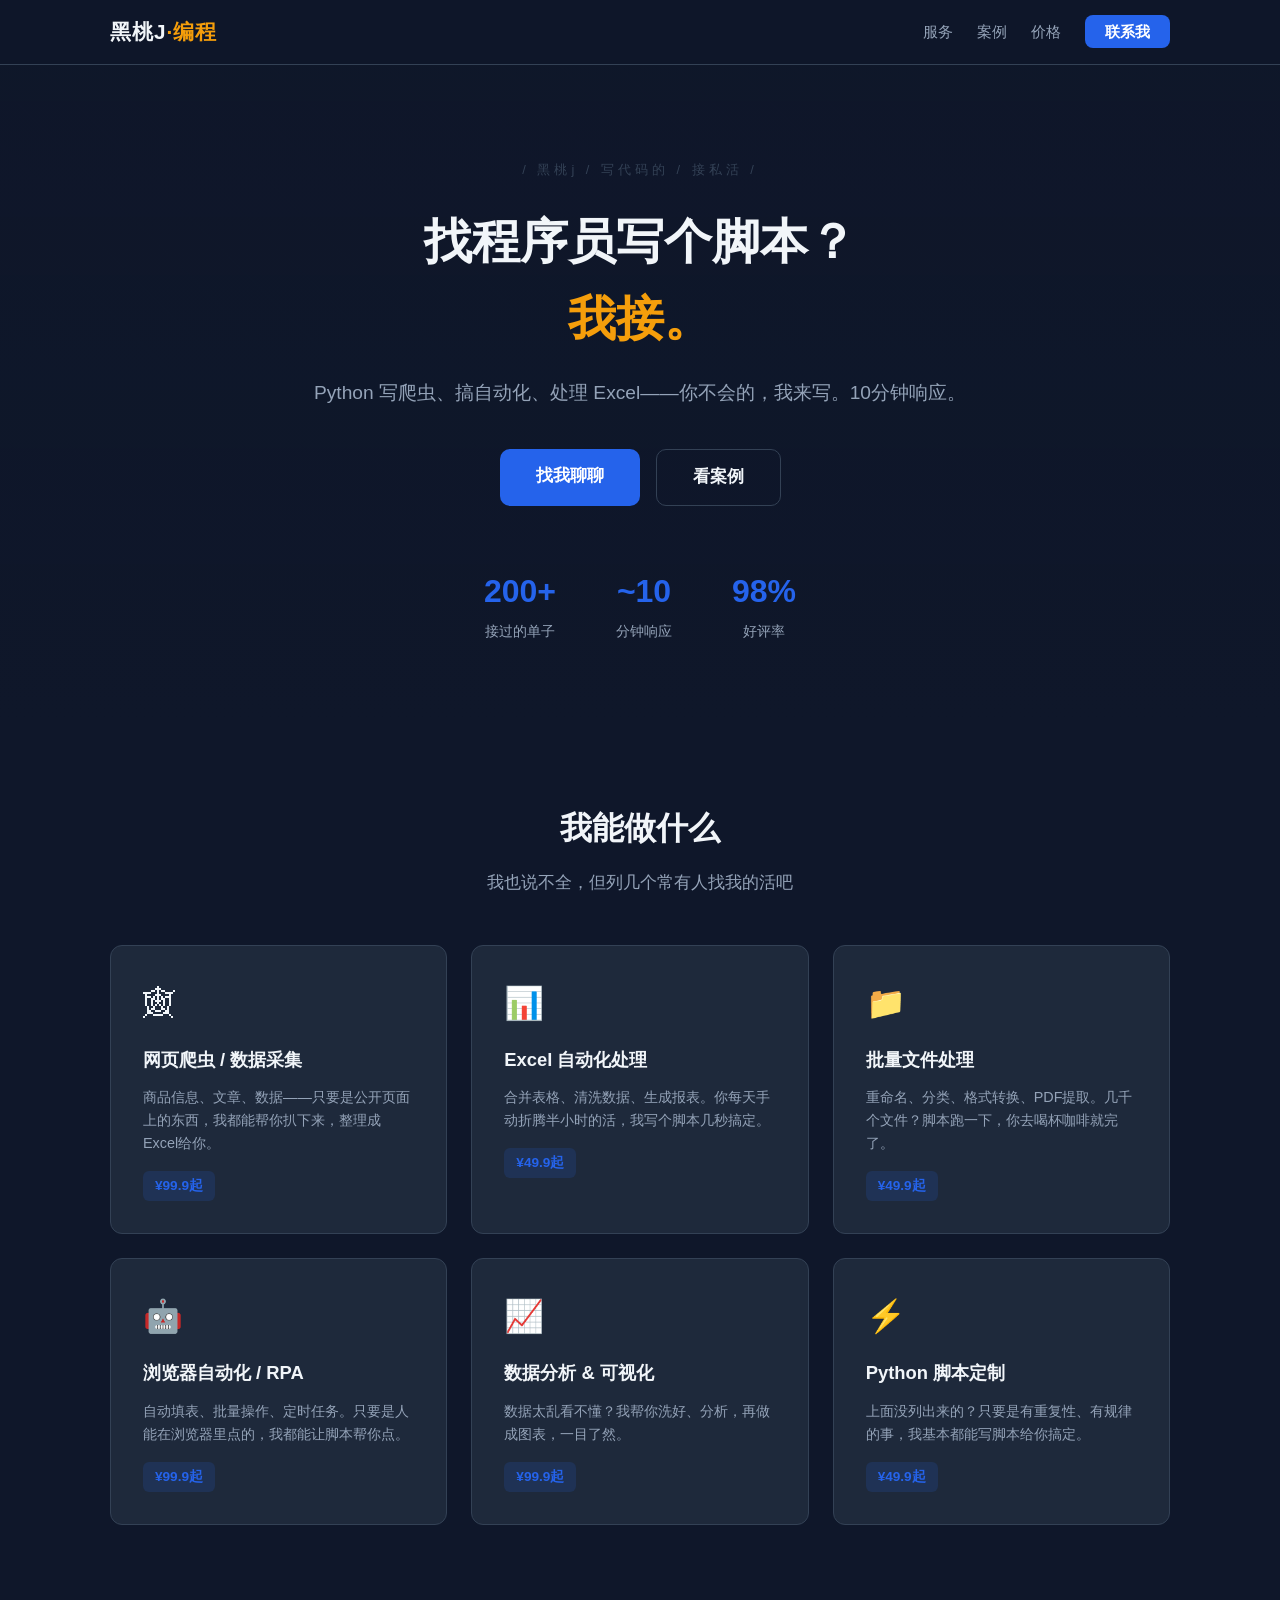
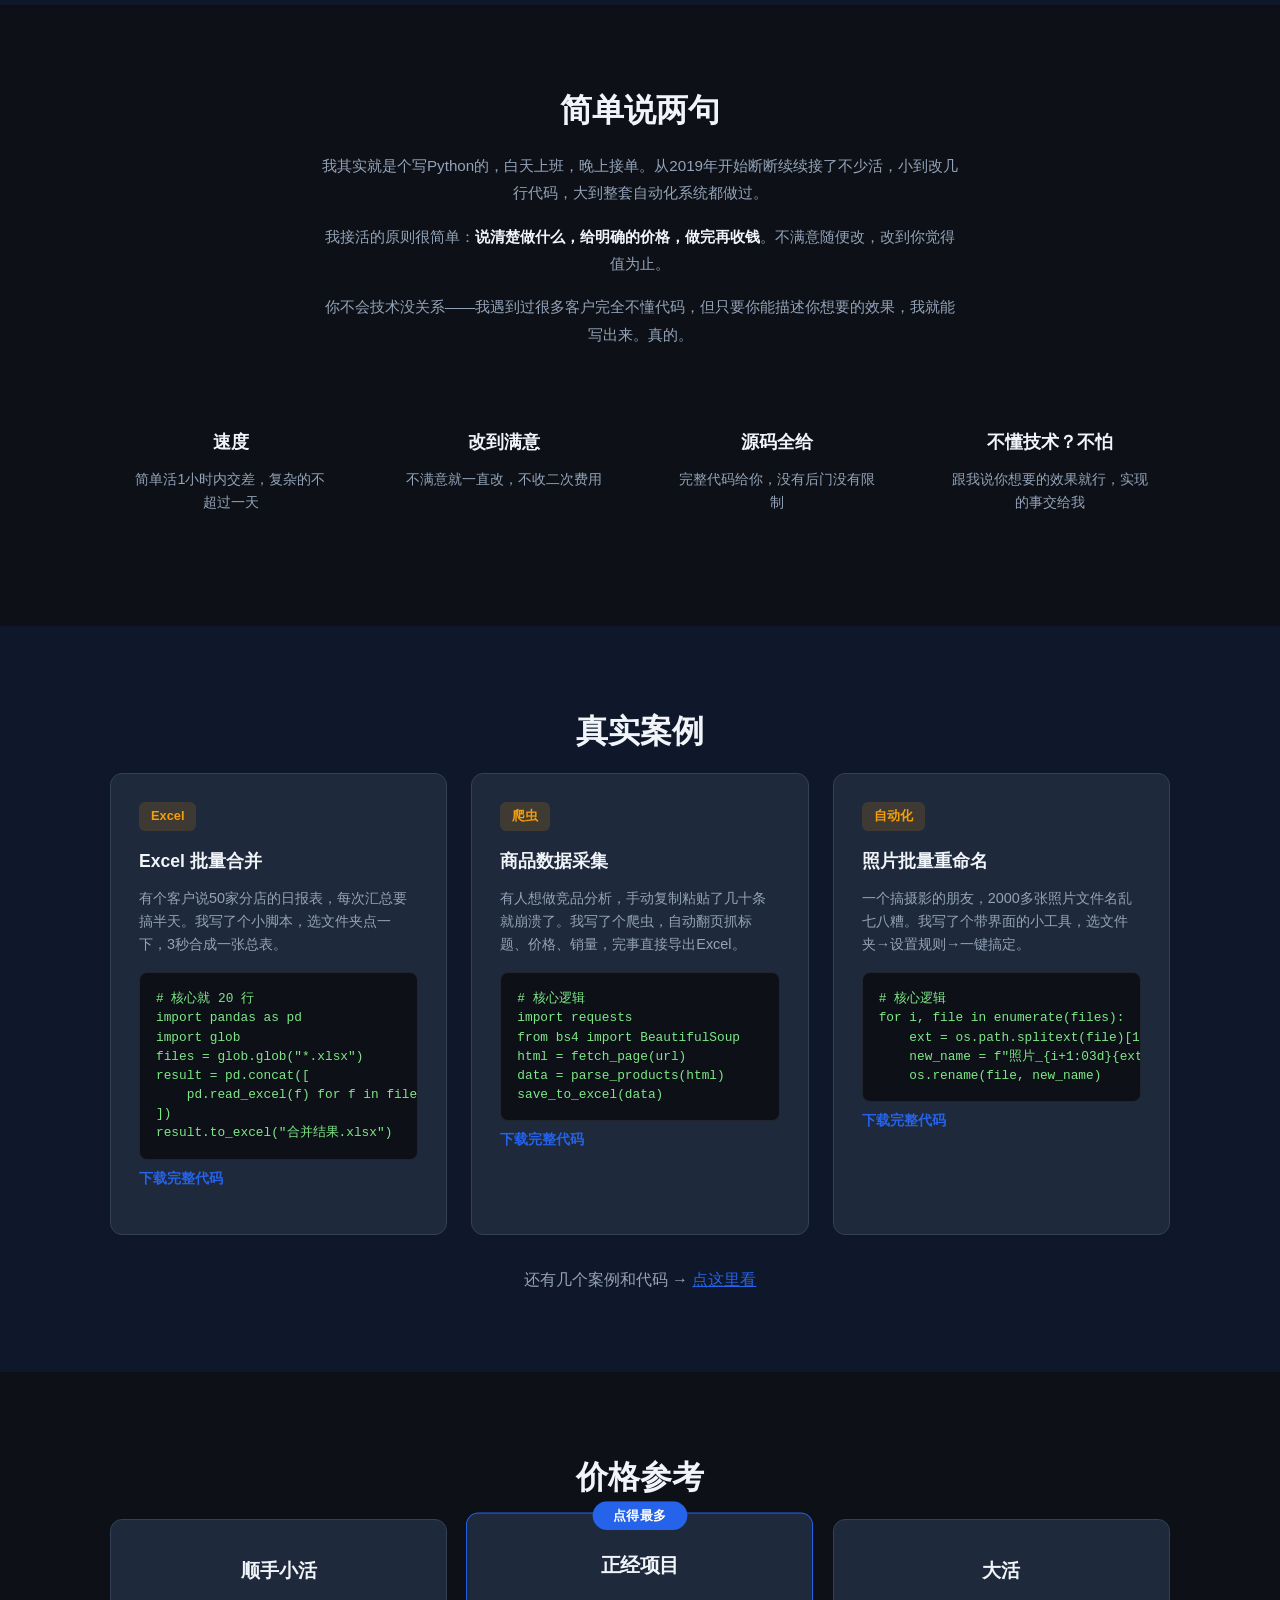
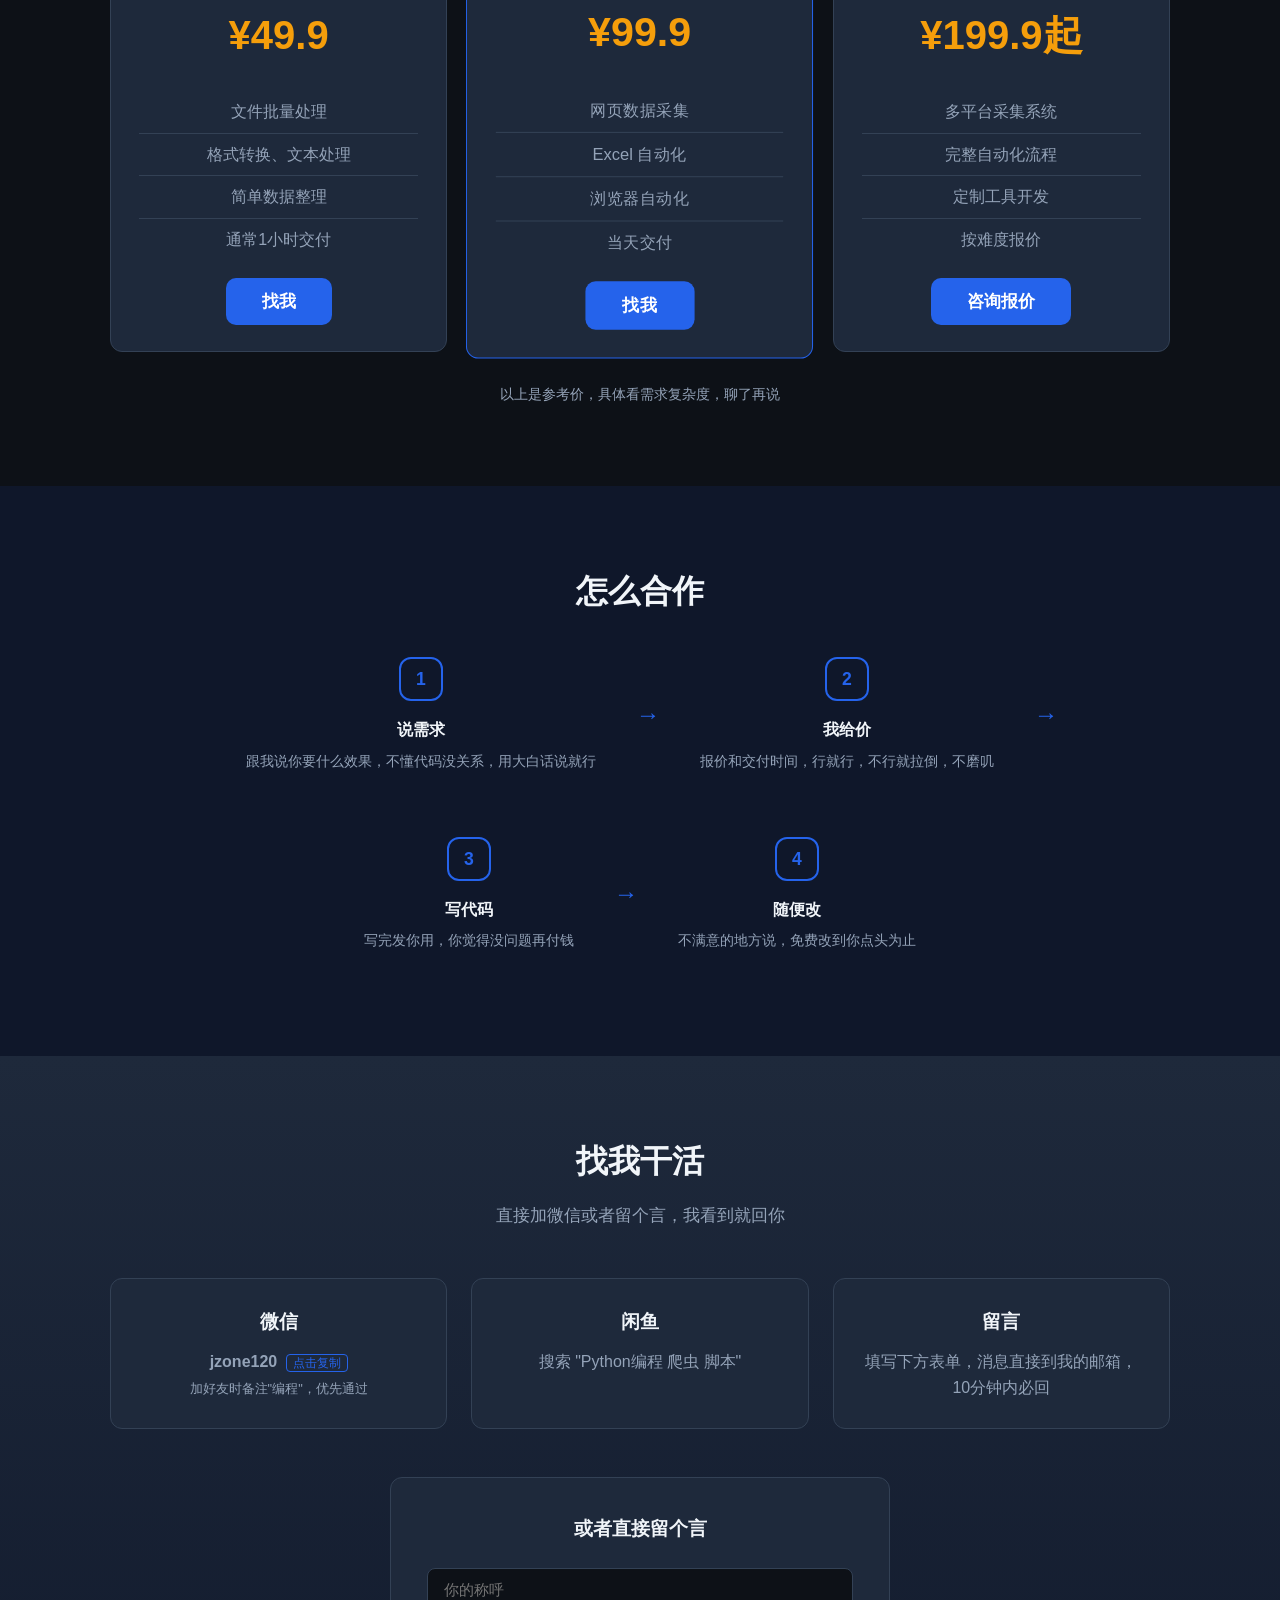
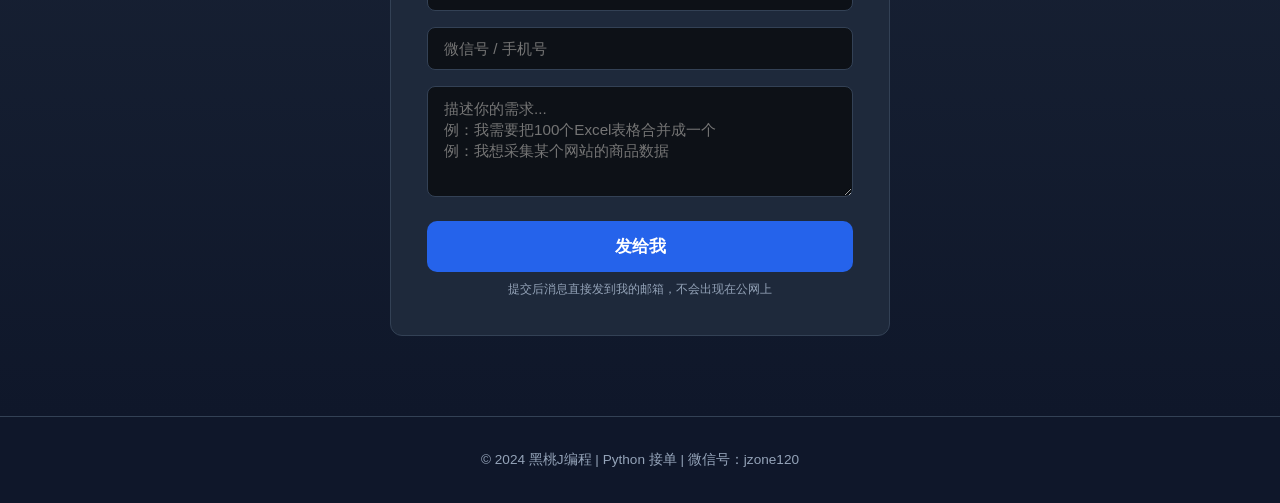
<file: index.html>
<!DOCTYPE html>
<html lang="zh-CN">
<head>
    <meta charset="UTF-8">
    <meta name="viewport" content="width=device-width, initial-scale=1.0">
    <title>黑桃J编程 - Python/爬虫/自动化/Excel处理</title>
    <meta name="description" content="接Python私活：网页爬虫、Excel自动化、批量文件处理。我是黑桃J，一个接单的程序员，10分钟响应。">
    <meta name="keywords" content="Python编程,网页爬虫,Excel自动化,数据处理,脚本定制,程序员接单">
    <meta property="og:title" content="黑桃J编程 - 接Python私活">
    <meta property="og:description" content="Python脚本·网页爬虫·自动化工具·10分钟响应">
    <meta property="og:url" content="https://onecorner.github.io/htj/">
    <meta property="og:type" content="website">
    <link rel="canonical" href="https://onecorner.github.io/htj/">
    <link rel="icon" type="image/svg+xml" href="favicon.svg">
    <link rel="stylesheet" href="css/style.css">
    <script type="application/ld+json">
    {
      "@context": "https://schema.org",
      "@type": "ProfessionalService",
      "name": "黑桃J编程",
      "description": "专业Python编程服务：网页爬虫、Excel自动化、批量文件处理、数据分析、脚本定制",
      "url": "https://onecorner.github.io/htj/",
      "priceRange": "¥49.9-¥199.9",
      "areaServed": "CN",
      "availableChannel": {
        "@type": "ServiceChannel",
        "availableLanguage": ["zh-CN", "en"]
      }
    }
    </script>
</head>
<body>
    <nav class="navbar">
        <div class="container">
            <a href="#" class="logo">黑桃J<span class="accent">·编程</span></a>
            <ul class="nav-links">
                <li><a href="#services">服务</a></li>
                <li><a href="#samples">案例</a></li>
                <li><a href="#pricing">价格</a></li>
                <li><a href="#contact" class="btn-nav">联系我</a></li>
            </ul>
        </div>
    </nav>

    <header class="hero">
        <div class="container">
            <p class="hero-tagline">/ 黑桃J / 写代码的 / 接私活 /</p>
            <h1>找程序员写个脚本？<br><span class="accent">我接。</span></h1>
            <p class="hero-sub">Python 写爬虫、搞自动化、处理 Excel——你不会的，我来写。10分钟响应。</p>
            <div class="hero-cta">
                <a href="#contact" class="btn-primary">找我聊聊</a>
                <a href="#samples" class="btn-secondary">看案例</a>
            </div>
            <div class="hero-stats">
                <div class="stat"><span class="num">200+</span><span class="label">接过的单子</span></div>
                <div class="stat"><span class="num">~10</span><span class="label">分钟响应</span></div>
                <div class="stat"><span class="num">98%</span><span class="label">好评率</span></div>
            </div>
        </div>
    </header>

    <section id="services" class="section">
        <div class="container">
            <h2 class="section-title">我能做什么</h2>
            <p class="section-desc">我也说不全，但列几个常有人找我的活吧</p>
            <div class="services-grid">
                <div class="service-card">
                    <div class="service-icon">🕸</div>
                    <h3>网页爬虫 / 数据采集</h3>
                    <p>商品信息、文章、数据——只要是公开页面上的东西，我都能帮你扒下来，整理成Excel给你。</p>
                    <span class="price-tag">¥99.9起</span>
                </div>
                <div class="service-card">
                    <div class="service-icon">📊</div>
                    <h3>Excel 自动化处理</h3>
                    <p>合并表格、清洗数据、生成报表。你每天手动折腾半小时的活，我写个脚本几秒搞定。</p>
                    <span class="price-tag">¥49.9起</span>
                </div>
                <div class="service-card">
                    <div class="service-icon">📁</div>
                    <h3>批量文件处理</h3>
                    <p>重命名、分类、格式转换、PDF提取。几千个文件？脚本跑一下，你去喝杯咖啡就完了。</p>
                    <span class="price-tag">¥49.9起</span>
                </div>
                <div class="service-card">
                    <div class="service-icon">🤖</div>
                    <h3>浏览器自动化 / RPA</h3>
                    <p>自动填表、批量操作、定时任务。只要是人能在浏览器里点的，我都能让脚本帮你点。</p>
                    <span class="price-tag">¥99.9起</span>
                </div>
                <div class="service-card">
                    <div class="service-icon">📈</div>
                    <h3>数据分析 & 可视化</h3>
                    <p>数据太乱看不懂？我帮你洗好、分析，再做成图表，一目了然。</p>
                    <span class="price-tag">¥99.9起</span>
                </div>
                <div class="service-card">
                    <div class="service-icon">⚡</div>
                    <h3>Python 脚本定制</h3>
                    <p>上面没列出来的？只要是有重复性、有规律的事，我基本都能写脚本给你搞定。</p>
                    <span class="price-tag">¥49.9起</span>
                </div>
            </div>
        </div>
    </section>

    <section class="section section-dark">
        <div class="container">
            <h2 class="section-title">简单说两句</h2>
            <div class="about-text">
                <p>我其实就是个写Python的，白天上班，晚上接单。从2019年开始断断续续接了不少活，小到改几行代码，大到整套自动化系统都做过。</p>
                <p>我接活的原则很简单：<strong>说清楚做什么，给明确的价格，做完再收钱</strong>。不满意随便改，改到你觉得值为止。</p>
                <p>你不会技术没关系——我遇到过很多客户完全不懂代码，但只要你能描述你想要的效果，我就能写出来。真的。</p>
            </div>
            <div class="benefits-grid">
                <div class="benefit">
                    <h3>速度</h3>
                    <p>简单活1小时内交差，复杂的不超过一天</p>
                </div>
                <div class="benefit">
                    <h3>改到满意</h3>
                    <p>不满意就一直改，不收二次费用</p>
                </div>
                <div class="benefit">
                    <h3>源码全给</h3>
                    <p>完整代码给你，没有后门没有限制</p>
                </div>
                <div class="benefit">
                    <h3>不懂技术？不怕</h3>
                    <p>跟我说你想要的效果就行，实现的事交给我</p>
                </div>
            </div>
        </div>
    </section>

    <section id="samples" class="section">
        <div class="container">
            <h2 class="section-title">真实案例</h2>
            <div class="samples-grid">
                <div class="sample-card">
                    <div class="sample-header">
                        <span class="sample-tag">Excel</span>
                    </div>
                    <h3>Excel 批量合并</h3>
                    <p>有个客户说50家分店的日报表，每次汇总要搞半天。我写了个小脚本，选文件夹点一下，3秒合成一张总表。</p>
                    <pre><code># 核心就 20 行
import pandas as pd
import glob
files = glob.glob("*.xlsx")
result = pd.concat([
    pd.read_excel(f) for f in files
])
result.to_excel("合并结果.xlsx")</code></pre>
                    <p><a href="downloads/01-excel批量合并工具.py" download class="sample-download">下载完整代码</a></p>
                </div>
                <div class="sample-card">
                    <div class="sample-header">
                        <span class="sample-tag">爬虫</span>
                    </div>
                    <h3>商品数据采集</h3>
                    <p>有人想做竞品分析，手动复制粘贴了几十条就崩溃了。我写了个爬虫，自动翻页抓标题、价格、销量，完事直接导出Excel。</p>
                    <pre><code># 核心逻辑
import requests
from bs4 import BeautifulSoup
html = fetch_page(url)
data = parse_products(html)
save_to_excel(data)</code></pre>
                    <p><a href="downloads/02-网页数据采集器.py" download class="sample-download">下载完整代码</a></p>
                </div>
                <div class="sample-card">
                    <div class="sample-header">
                        <span class="sample-tag">自动化</span>
                    </div>
                    <h3>照片批量重命名</h3>
                    <p>一个搞摄影的朋友，2000多张照片文件名乱七八糟。我写了个带界面的小工具，选文件夹→设置规则→一键搞定。</p>
                    <pre><code># 核心逻辑
for i, file in enumerate(files):
    ext = os.path.splitext(file)[1]
    new_name = f"照片_{i+1:03d}{ext}"
    os.rename(file, new_name)</code></pre>
                    <p><a href="downloads/03-批量文件重命名工具.py" download class="sample-download">下载完整代码</a></p>
                </div>
            </div>
            <div class="samples-more">
                <p>还有几个案例和代码 → <a href="samples/" target="_blank">点这里看</a></p>
            </div>
        </div>
    </section>

    <section id="pricing" class="section section-dark">
        <div class="container">
            <h2 class="section-title">价格参考</h2>
            <div class="pricing-grid">
                <div class="pricing-card">
                    <h3>顺手小活</h3>
                    <div class="price">¥49.9</div>
                    <ul>
                        <li>文件批量处理</li>
                        <li>格式转换、文本处理</li>
                        <li>简单数据整理</li>
                        <li>通常1小时交付</li>
                    </ul>
                    <a href="#contact" class="btn-primary">找我</a>
                </div>
                <div class="pricing-card featured">
                    <div class="popular">点得最多</div>
                    <h3>正经项目</h3>
                    <div class="price">¥99.9</div>
                    <ul>
                        <li>网页数据采集</li>
                        <li>Excel 自动化</li>
                        <li>浏览器自动化</li>
                        <li>当天交付</li>
                    </ul>
                    <a href="#contact" class="btn-primary">找我</a>
                </div>
                <div class="pricing-card">
                    <h3>大活</h3>
                    <div class="price">¥199.9起</div>
                    <ul>
                        <li>多平台采集系统</li>
                        <li>完整自动化流程</li>
                        <li>定制工具开发</li>
                        <li>按难度报价</li>
                    </ul>
                    <a href="#contact" class="btn-primary">咨询报价</a>
                </div>
            </div>
            <p style="text-align:center;color:var(--text-muted);font-size:0.85rem;margin-top:32px;">以上是参考价，具体看需求复杂度，聊了再说</p>
        </div>
    </section>

    <section id="process" class="section">
        <div class="container">
            <h2 class="section-title">怎么合作</h2>
            <div class="process-flow">
                <div class="process-step">
                    <div class="step-num">1</div>
                    <h3>说需求</h3>
                    <p>跟我说你要什么效果，不懂代码没关系，用大白话说就行</p>
                </div>
                <div class="process-arrow">→</div>
                <div class="process-step">
                    <div class="step-num">2</div>
                    <h3>我给价</h3>
                    <p>报价和交付时间，行就行，不行就拉倒，不磨叽</p>
                </div>
                <div class="process-arrow">→</div>
                <div class="process-step">
                    <div class="step-num">3</div>
                    <h3>写代码</h3>
                    <p>写完发你用，你觉得没问题再付钱</p>
                </div>
                <div class="process-arrow">→</div>
                <div class="process-step">
                    <div class="step-num">4</div>
                    <h3>随便改</h3>
                    <p>不满意的地方说，免费改到你点头为止</p>
                </div>
            </div>
        </div>
    </section>

    <section id="contact" class="section section-accent">
        <div class="container">
            <h2 class="section-title">找我干活</h2>
            <p class="section-desc">直接加微信或者留个言，我看到就回你</p>
            <div class="contact-methods">
                <div class="contact-card">
                    <h3>微信</h3>
                    <p><strong>jzone120</strong> <span class="copy-hint" onclick="navigator.clipboard.writeText('jzone120')">点击复制</span></p>
                    <p style="font-size:0.8rem;color:var(--text-muted);margin-top:4px;">加好友时备注"编程"，优先通过</p>
                </div>
                <div class="contact-card">
                    <h3>闲鱼</h3>
                    <p>搜索 "Python编程 爬虫 脚本"</p>
                </div>
                <div class="contact-card">
                    <h3>留言</h3>
                    <p>填写下方表单，消息直接到我的邮箱，10分钟内必回</p>
                </div>
            </div>
            <div class="contact-form">
                <h3>或者直接留个言</h3>
                <form id="orderForm" action="https://formsubmit.co/jhonselfjava@gmail.com" method="POST">
                    <input type="hidden" name="_subject" value="编程服务-新订单！">
                    <input type="hidden" name="_template" value="table">
                    <input type="hidden" name="_captcha" value="true">
                    <input type="text" name="称呼" placeholder="你的称呼" required>
                    <input type="text" name="联系方式" placeholder="微信号 / 手机号" required>
                    <textarea name="需求描述" placeholder="描述你的需求...&#10;例：我需要把100个Excel表格合并成一个&#10;例：我想采集某个网站的商品数据" rows="5" required></textarea>
                    <button type="submit" class="btn-primary">发给我</button>
                    <p style="font-size:0.75rem;color:var(--text-muted);margin-top:8px;text-align:center;">提交后消息直接发到我的邮箱，不会出现在公网上</p>
                </form>
            </div>
        </div>
    </section>

    <footer>
        <div class="container">
            <p>© 2024 黑桃J编程 | Python 接单 | 微信号：jzone120</p>
        </div>
    </footer>

    <script src="js/main.js"></script>
</body>
</html>
</file>
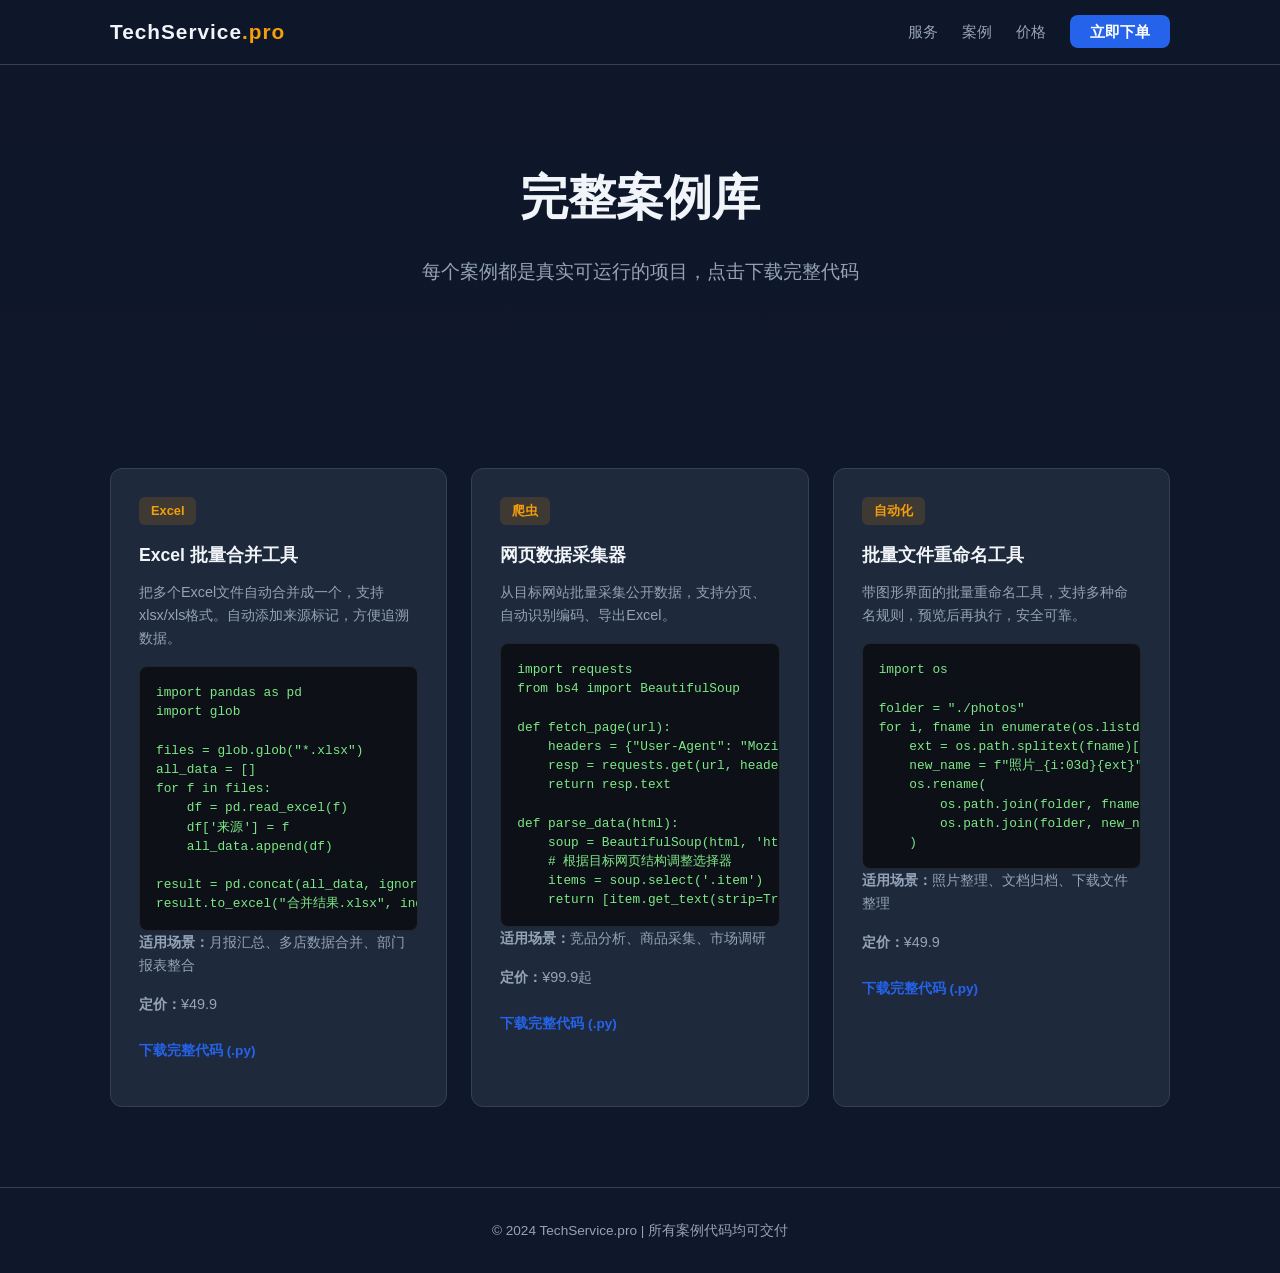
<file: samples/index.html>
<!DOCTYPE html>
<html lang="zh-CN">
<head>
    <meta charset="UTF-8">
    <meta name="viewport" content="width=device-width, initial-scale=1.0">
    <title>案例展示 - 编程技术服务</title>
    <link rel="icon" type="image/svg+xml" href="../favicon.svg">
    <link rel="stylesheet" href="../css/style.css">
</head>
<body>
    <nav class="navbar">
        <div class="container">
            <a href="../" class="logo">TechService<span class="accent">.pro</span></a>
            <ul class="nav-links">
                <li><a href="../#services">服务</a></li>
                <li><a href="../#samples">案例</a></li>
                <li><a href="../#pricing">价格</a></li>
                <li><a href="../#contact" class="btn-nav">立即下单</a></li>
            </ul>
        </div>
    </nav>

    <header class="hero" style="padding-bottom: 60px;">
        <div class="container">
            <h1>完整案例库</h1>
            <p class="hero-sub">每个案例都是真实可运行的项目，点击下载完整代码</p>
        </div>
    </header>

    <section class="section">
        <div class="container">
            <div class="samples-grid">
                <div class="sample-card">
                    <div class="sample-header">
                        <span class="sample-tag">Excel</span>
                    </div>
                    <h3>Excel 批量合并工具</h3>
                    <p>把多个Excel文件自动合并成一个，支持xlsx/xls格式。自动添加来源标记，方便追溯数据。</p>
                    <pre><code>import pandas as pd
import glob

files = glob.glob("*.xlsx")
all_data = []
for f in files:
    df = pd.read_excel(f)
    df['来源'] = f
    all_data.append(df)

result = pd.concat(all_data, ignore_index=True)
result.to_excel("合并结果.xlsx", index=False)</code></pre>
                    <p><strong>适用场景：</strong>月报汇总、多店数据合并、部门报表整合</p>
                    <p><strong>定价：</strong>¥49.9</p>
                    <p><a href="../downloads/01-excel批量合并工具.py" download class="sample-download">下载完整代码 (.py)</a></p>
                </div>

                <div class="sample-card">
                    <div class="sample-header">
                        <span class="sample-tag">爬虫</span>
                    </div>
                    <h3>网页数据采集器</h3>
                    <p>从目标网站批量采集公开数据，支持分页、自动识别编码、导出Excel。</p>
                    <pre><code>import requests
from bs4 import BeautifulSoup

def fetch_page(url):
    headers = {"User-Agent": "Mozilla/5.0"}
    resp = requests.get(url, headers=headers, timeout=10)
    return resp.text

def parse_data(html):
    soup = BeautifulSoup(html, 'html.parser')
    # 根据目标网页结构调整选择器
    items = soup.select('.item')
    return [item.get_text(strip=True) for item in items]</code></pre>
                    <p><strong>适用场景：</strong>竞品分析、商品采集、市场调研</p>
                    <p><strong>定价：</strong>¥99.9起</p>
                    <p><a href="../downloads/02-网页数据采集器.py" download class="sample-download">下载完整代码 (.py)</a></p>
                </div>

                <div class="sample-card">
                    <div class="sample-header">
                        <span class="sample-tag">自动化</span>
                    </div>
                    <h3>批量文件重命名工具</h3>
                    <p>带图形界面的批量重命名工具，支持多种命名规则，预览后再执行，安全可靠。</p>
                    <pre><code>import os

folder = "./photos"
for i, fname in enumerate(os.listdir(folder), 1):
    ext = os.path.splitext(fname)[1]
    new_name = f"照片_{i:03d}{ext}"
    os.rename(
        os.path.join(folder, fname),
        os.path.join(folder, new_name)
    )</code></pre>
                    <p><strong>适用场景：</strong>照片整理、文档归档、下载文件整理</p>
                    <p><strong>定价：</strong>¥49.9</p>
                    <p><a href="../downloads/03-批量文件重命名工具.py" download class="sample-download">下载完整代码 (.py)</a></p>
                </div>
            </div>
        </div>
    </section>

    <footer>
        <div class="container">
            <p>© 2024 TechService.pro | 所有案例代码均可交付</p>
        </div>
    </footer>
</body>
</html>
</file>
<file: css/style.css>
/* ============================================
   专业编程技术服务 - 官网样式
   ============================================ */

:root {
    --primary: #2563eb;
    --primary-dark: #1d4ed8;
    --accent: #f59e0b;
    --bg: #0f172a;
    --bg-card: #1e293b;
    --bg-dark: #0d1117;
    --text: #f1f5f9;
    --text-muted: #94a3b8;
    --border: #334155;
    --radius: 12px;
}

* {
    margin: 0;
    padding: 0;
    box-sizing: border-box;
}

html {
    scroll-behavior: smooth;
}

body {
    font-family: -apple-system, BlinkMacSystemFont, "Segoe UI", Roboto, "Noto Sans SC", sans-serif;
    background: var(--bg);
    color: var(--text);
    line-height: 1.6;
    overflow-x: hidden;
}

.container {
    max-width: 1100px;
    margin: 0 auto;
    padding: 0 20px;
}

/* === Navbar === */
.navbar {
    position: fixed;
    top: 0;
    width: 100%;
    background: rgba(15, 23, 42, 0.9);
    backdrop-filter: blur(10px);
    border-bottom: 1px solid var(--border);
    z-index: 100;
}

.navbar .container {
    display: flex;
    justify-content: space-between;
    align-items: center;
    height: 64px;
}

.logo {
    font-size: 1.3rem;
    font-weight: 800;
    color: var(--text);
    text-decoration: none;
    letter-spacing: 1px;
}

.logo .accent {
    color: var(--accent);
}

.nav-links {
    display: flex;
    list-style: none;
    gap: 24px;
    align-items: center;
}

.nav-links a {
    color: var(--text-muted);
    text-decoration: none;
    font-size: 0.95rem;
    transition: color 0.2s;
}

.nav-links a:hover {
    color: var(--text);
}

.btn-nav {
    background: var(--primary);
    color: white !important;
    padding: 8px 20px;
    border-radius: 8px;
    font-weight: 600;
}

.btn-nav:hover {
    background: var(--primary-dark) !important;
}

/* === Hero === */
.hero {
    padding: 160px 0 80px;
    text-align: center;
    background: #0f172a;
    position: relative;
    overflow: hidden;
}

.hero::before {
    content: '';
    position: absolute;
    top: 0;
    left: 0;
    width: 100%;
    height: 100%;
    background:
        linear-gradient(0deg, rgba(15,23,42,1) 0%, rgba(15,23,42,0.9) 100%),
        repeating-linear-gradient(45deg, transparent, transparent 40px, rgba(255,255,255,0.015) 40px, rgba(255,255,255,0.015) 41px);
    opacity: 0.5;
}

.hero-tagline {
    font-size: 0.8rem;
    color: var(--border);
    letter-spacing: 4px;
    margin-bottom: 24px;
    position: relative;
    font-weight: 300;
    text-transform: lowercase;
}

.hero h1 {
    font-size: 3rem;
    font-weight: 800;
    margin-bottom: 20px;
    position: relative;
}

.hero .accent {
    color: var(--accent);
}

.hero-sub {
    font-size: 1.2rem;
    color: var(--text-muted);
    margin-bottom: 40px;
    position: relative;
}

.hero-cta {
    display: flex;
    gap: 16px;
    justify-content: center;
    margin-bottom: 60px;
    position: relative;
}

.btn-primary, .btn-secondary {
    padding: 14px 36px;
    border-radius: 10px;
    font-size: 1.05rem;
    font-weight: 600;
    text-decoration: none;
    transition: all 0.2s;
}

.btn-primary {
    background: var(--primary);
    color: white;
}

.btn-primary:hover {
    background: var(--primary-dark);
    transform: translateY(-2px);
}

.btn-secondary {
    background: transparent;
    color: var(--text);
    border: 1px solid var(--border);
}

.btn-secondary:hover {
    border-color: var(--primary);
    color: var(--primary);
}

.hero-stats {
    display: flex;
    justify-content: center;
    gap: 60px;
    position: relative;
}

.stat {
    display: flex;
    flex-direction: column;
    align-items: center;
}

.stat .num {
    font-size: 2rem;
    font-weight: 800;
    color: var(--primary);
}

.stat .label {
    font-size: 0.85rem;
    color: var(--text-muted);
    margin-top: 4px;
}

/* === Section === */
.section {
    padding: 80px 0;
}

.section-dark {
    background: var(--bg-dark);
}

.section-accent {
    background: linear-gradient(180deg, #1e293b 0%, #0f172a 100%);
}

.section-title {
    text-align: center;
    font-size: 2rem;
    font-weight: 700;
    margin-bottom: 16px;
}

.section-desc {
    text-align: center;
    color: var(--text-muted);
    margin-bottom: 48px;
    font-size: 1.05rem;
}

/* === Services === */
.services-grid {
    display: grid;
    grid-template-columns: repeat(auto-fill, minmax(320px, 1fr));
    gap: 24px;
}

.service-card {
    background: var(--bg-card);
    border: 1px solid var(--border);
    border-radius: var(--radius);
    padding: 32px;
    transition: all 0.2s;
}

.service-card:hover {
    border-color: var(--primary);
    box-shadow: 0 0 0 1px rgba(37,99,235,0.3);
}

.service-icon {
    font-size: 2rem;
    margin-bottom: 16px;
}

.service-card h3 {
    font-size: 1.15rem;
    margin-bottom: 12px;
}

.service-card p {
    color: var(--text-muted);
    font-size: 0.9rem;
    margin-bottom: 16px;
}

.price-tag {
    display: inline-block;
    background: rgba(37, 99, 235, 0.15);
    color: var(--primary);
    padding: 4px 12px;
    border-radius: 6px;
    font-size: 0.85rem;
    font-weight: 600;
}

/* === Benefits === */
.about-text {
    max-width: 640px;
    margin: 0 auto 48px;
    text-align: center;
    color: var(--text-muted);
    font-size: 0.95rem;
    line-height: 1.8;
}

.about-text p {
    margin-bottom: 16px;
}

.about-text strong {
    color: var(--text);
}
.benefits-grid {
    display: grid;
    grid-template-columns: repeat(auto-fill, minmax(240px, 1fr));
    gap: 32px;
}

.benefit {
    text-align: center;
    padding: 32px 20px;
}

.benefit h3 {
    font-size: 1.1rem;
    margin-bottom: 12px;
}

.benefit p {
    color: var(--text-muted);
    font-size: 0.9rem;
}

/* === Samples === */
.samples-grid {
    display: grid;
    grid-template-columns: repeat(auto-fill, minmax(320px, 1fr));
    gap: 24px;
}

.sample-card {
    background: var(--bg-card);
    border: 1px solid var(--border);
    border-radius: var(--radius);
    padding: 28px;
}

.sample-tag {
    display: inline-block;
    background: rgba(245, 158, 11, 0.15);
    color: var(--accent);
    padding: 4px 12px;
    border-radius: 6px;
    font-size: 0.8rem;
    font-weight: 600;
    margin-bottom: 16px;
}

.sample-card h3 {
    font-size: 1.1rem;
    margin-bottom: 12px;
}

.sample-card p {
    color: var(--text-muted);
    font-size: 0.9rem;
    margin-bottom: 16px;
}

.sample-card pre {
    background: #0d1117;
    border-radius: 8px;
    padding: 16px;
    overflow-x: auto;
    font-size: 0.8rem;
    line-height: 1.5;
    border: 1px solid #21262d;
}

.sample-card code {
    font-family: 'JetBrains Mono', 'Fira Code', monospace;
    color: #7ee787;
}

.sample-download {
    display: inline-block;
    margin-top: 8px;
    color: var(--primary);
    font-size: 0.85rem;
    font-weight: 600;
    text-decoration: none;
}
.sample-download:hover {
    text-decoration: underline;
}

.samples-more {
    text-align: center;
    margin-top: 32px;
    color: var(--text-muted);
}

.samples-more a {
    color: var(--primary);
}

/* === Pricing === */
.pricing-grid {
    display: grid;
    grid-template-columns: repeat(auto-fill, minmax(300px, 1fr));
    gap: 24px;
    align-items: start;
}

.pricing-card {
    background: var(--bg-card);
    border: 1px solid var(--border);
    border-radius: var(--radius);
    padding: 36px 28px;
    text-align: center;
    position: relative;
}

.pricing-card.featured {
    border-color: var(--primary);
    transform: scale(1.03);
}

.popular {
    position: absolute;
    top: -12px;
    left: 50%;
    transform: translateX(-50%);
    background: var(--primary);
    color: white;
    padding: 4px 20px;
    border-radius: 20px;
    font-size: 0.8rem;
    font-weight: 600;
}

.pricing-card h3 {
    font-size: 1.2rem;
    margin-bottom: 16px;
}

.price {
    font-size: 2.5rem;
    font-weight: 800;
    color: var(--accent);
    margin-bottom: 24px;
}

.pricing-card ul {
    list-style: none;
    margin-bottom: 28px;
}

.pricing-card li {
    padding: 8px 0;
    color: var(--text-muted);
    border-bottom: 1px solid var(--border);
}

.pricing-card li:last-child {
    border: none;
}

/* === Process === */
.process-flow {
    display: flex;
    align-items: center;
    justify-content: center;
    gap: 16px;
    flex-wrap: wrap;
}

.process-step {
    text-align: center;
    padding: 24px;
    min-width: 180px;
}

.step-num {
    width: 44px;
    height: 44px;
    background: transparent;
    border: 2px solid var(--primary);
    border-radius: 12px;
    display: flex;
    align-items: center;
    justify-content: center;
    font-size: 1.1rem;
    font-weight: 800;
    margin: 0 auto 16px;
    color: var(--primary);
}

.process-step h3 {
    font-size: 1rem;
    margin-bottom: 8px;
}

.process-step p {
    color: var(--text-muted);
    font-size: 0.85rem;
}

.process-arrow {
    font-size: 1.5rem;
    color: var(--primary);
    font-weight: 700;
}

/* === Contact === */
.contact-methods {
    display: grid;
    grid-template-columns: repeat(auto-fill, minmax(280px, 1fr));
    gap: 24px;
    margin-bottom: 48px;
}

.contact-card {
    background: var(--bg-card);
    border: 1px solid var(--border);
    border-radius: var(--radius);
    padding: 28px;
    text-align: center;
}

.contact-card h3 {
    margin-bottom: 12px;
}

.contact-card p {
    color: var(--text-muted);
}

.contact-form {
    max-width: 500px;
    margin: 0 auto;
    background: var(--bg-card);
    border: 1px solid var(--border);
    border-radius: var(--radius);
    padding: 36px;
}

.contact-form h3 {
    text-align: center;
    margin-bottom: 24px;
}

.contact-form input,
.contact-form textarea {
    width: 100%;
    padding: 12px 16px;
    margin-bottom: 16px;
    background: #0d1117;
    border: 1px solid var(--border);
    border-radius: 8px;
    color: var(--text);
    font-size: 0.95rem;
    font-family: inherit;
}

.contact-form input:focus,
.contact-form textarea:focus {
    outline: none;
    border-color: var(--primary);
}

.contact-form button {
    width: 100%;
    border: none;
    cursor: pointer;
}

/* === Footer === */
footer {
    padding: 32px 0;
    text-align: center;
    border-top: 1px solid var(--border);
    color: var(--text-muted);
    font-size: 0.85rem;
}

/* === Mobile === */
@media (max-width: 768px) {
    .hero h1 { font-size: 2rem; }
    .hero-stats { flex-direction: column; gap: 16px; }
    .process-flow { flex-direction: column; }
    .process-arrow { transform: rotate(90deg); }
    .nav-links { gap: 12px; }
    .nav-links a { font-size: 0.85rem; }
    .pricing-card.featured { transform: none; }
    .services-grid { grid-template-columns: 1fr; }
    .samples-grid { grid-template-columns: 1fr; }
}

/* === Copy hint === */
.copy-hint {
    color: var(--primary);
    font-size: 0.75rem;
    cursor: pointer;
    border: 1px solid var(--primary);
    border-radius: 4px;
    padding: 1px 6px;
    margin-left: 4px;
    user-select: none;
}
.copy-hint:hover { background: rgba(37,99,235,0.15); }

/* === Toast === */
.toast {
    position: fixed;
    top: 80px;
    left: 50%;
    transform: translateX(-50%);
    background: #22c55e;
    color: white;
    padding: 12px 28px;
    border-radius: 10px;
    font-weight: 600;
    z-index: 999;
    box-shadow: 0 4px 20px rgba(34,197,94,0.3);
}
</file>
